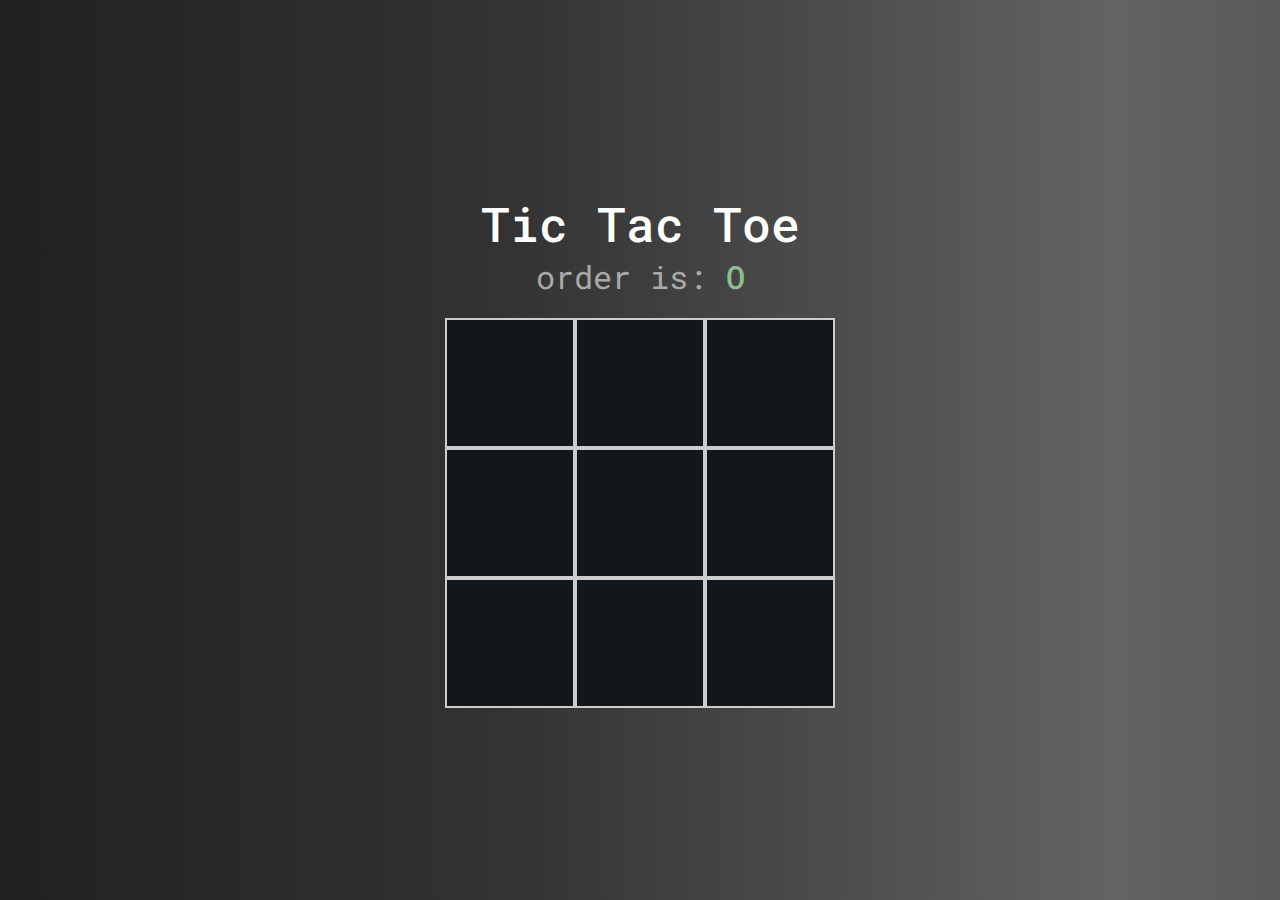
<file: index.html>
<!DOCTYPE html>
<html lang="en">

<head>
    <meta charset="UTF-8">
    <meta http-equiv="X-UA-Compatible" content="IE=edge">
    <meta name="viewport" content="width=device-width, initial-scale=1.0">
    <title>Tic Tac Toe</title>
    <link rel="stylesheet" href="./css/style.css">
</head>

<body>
    <section>
        <h1>Tic Tac Toe</h1>
        <div id="player">order is: <span></span></div>
        <div id="container">
            <div class="orders" id="order0" title="0"></div>
            <div class="orders" id="order1" title="1"></div>
            <div class="orders" id="order2" title="2"></div>
            <div class="orders" id="order3" title="3"></div>
            <div class="orders" id="order4" title="4"></div>
            <div class="orders" id="order5" title="5"></div>
            <div class="orders" id="order6" title="6"></div>
            <div class="orders" id="order7" title="7"></div>
            <div class="orders" id="order8" title="8"></div>
        </div>
    </section>
    <script src="./js/app.js"></script>
</body>

</html>
<!-- 
    Ehtimallar:
    7,  8,  9
    3,  6,  9
    3,  5,  7
    4,  5,  6
    2,  5,  8 
 -->
</file>
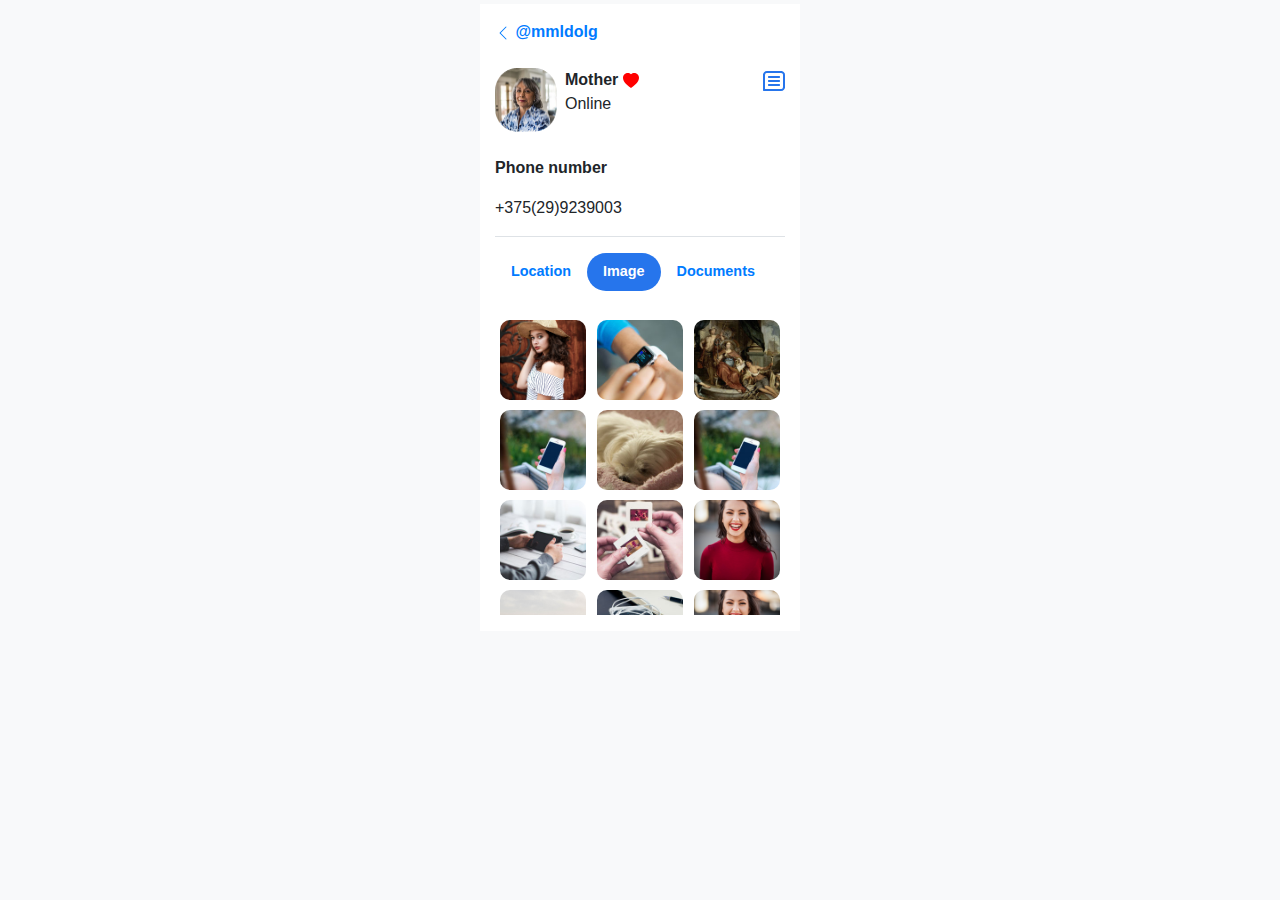
<file: telegram_mobile/index.html>
<!doctype html>
<html lang="en">

<head>
    <!-- Required meta tags -->
    <meta charset="utf-8">
    <meta name="viewport" content="width=device-width, initial-scale=1, shrink-to-fit=no">

    <!-- Bootstrap CSS -->
    <link rel="stylesheet" href="https://stackpath.bootstrapcdn.com/bootstrap/4.5.2/css/bootstrap.min.css">
    <link rel="stylesheet" href="css/style.css">

    <title>telegram</title>
</head>

<body class="bg-light">
    <div class="col-md-5 col-lg-3 col-8  mx-auto mt-1 py-3 bg-white ">
        <a class="font-weight-bold" href="index_4.html">
            <svg width="1em" height="1em" viewBox="0 0 16 16" class="bi bi-chevron-left" fill="currentColor" xmlns="http://www.w3.org/2000/svg">
                <path fill-rule="evenodd"
                    d="M11.354 1.646a.5.5 0 0 1 0 .708L5.707 8l5.647 5.646a.5.5 0 0 1-.708.708l-6-6a.5.5 0 0 1 0-.708l6-6a.5.5 0 0 1 .708 0z" />
            </svg> @mmldolg
        </a>
        <div class="justify py-4 d-flex">
            <div class="d-flex" class="img">
                <img src="img/Rectangle 9.png" alt="">
                <div class="px-2">
                    <p class="m-0 font-weight-bold">Mother <svg style="color: red;" width="1em" height="1em" viewBox="0 0 16 16" class="bi bi-heart-fill" fill="currentColor" xmlns="http://www.w3.org/2000/svg">
                        <path fill-rule="evenodd"
                            d="M8 1.314C12.438-3.248 23.534 4.735 8 15-7.534 4.736 3.562-3.248 8 1.314z" />
                    </svg></p>
                    <p>Online</p>
                </div>
            </div>
            <div class="">
                <a href="#">
                    <img src="img/Chat.png" alt="">
                </a>
            </div>
        </div>
        <p class="font-weight-bold">
            Phone number
        </p>
        <p class="border-bottom pb-3">
            +375(29)9239003
        </p>
        <ul class="nav border-0 font-size-9 font-weight-bold">
            <li class="nav-item"><a href="#" class=" nav-link">Location</a></li>
            <li class="nav-item"><a href="" class="active-telegram nav-link">Image</a></li>
            <li class="nav-item"><a href="" class="nav-link">Documents</a></li>
        </ul>
        <div id="gallery" class="gallery mt-4">
            <div class="item">
                <a href="#">
                    <img src="img/pic1.jpg" alt="">
                </a>
            </div>
            <div class="item">
                <a href="#">
                    <img src="img/pic9.jpg" alt="">
                </a>
            </div>
            <div class="item">
                <a href="#">
                    <img src="img/pic10.jpg" alt="">
                </a>
            </div>
            <div class="item">
                <a href="#">
                    <img src="img/pic7.jpg" alt="">
                </a>
            </div>
            <div class="item">
                <a href="#">
                    <img src="img/pic8.jpg" alt="">
                </a>
            </div>
            <div class="item">
                <a href="#">
                    <img src="img/pic7.jpg" alt="">
                </a>
            </div>
            <div class="item">
                <a href="#">
                    <img src="img/pic6.jpg" alt="">
                </a>
            </div>
            <div class="item">
                <a href="#">
                    <img src="img/pic5.jpg" alt="">
                </a>
            </div>
            <div class="item">
                <a href="#">
                    <img src="img/pic2.jpg" alt="">
                </a>
            </div>
            <div class="item">
                <a href="#">
                    <img src="img/pic3.jpg" alt="">
                </a>
            </div>
            <div class="item">
                <a href="#">
                    <img src="img/pic4.jpg" alt="">
                </a>
            </div>
            <div class="item">
                <a href="#">
                    <img src="img/pic2.jpg" alt="">
                </a>
            </div>
        </div>
    </div>


    <script>
        let gallery = document.querySelector('#gallery');
        gallery.addEventListener('mouseover', function() {
            gallery.style.overflow = "auto";
        })
        gallery.addEventListener('mouseout', function() {
            gallery.style.overflow = "hidden";
        })
    </script>
</body>

</html>
</file>
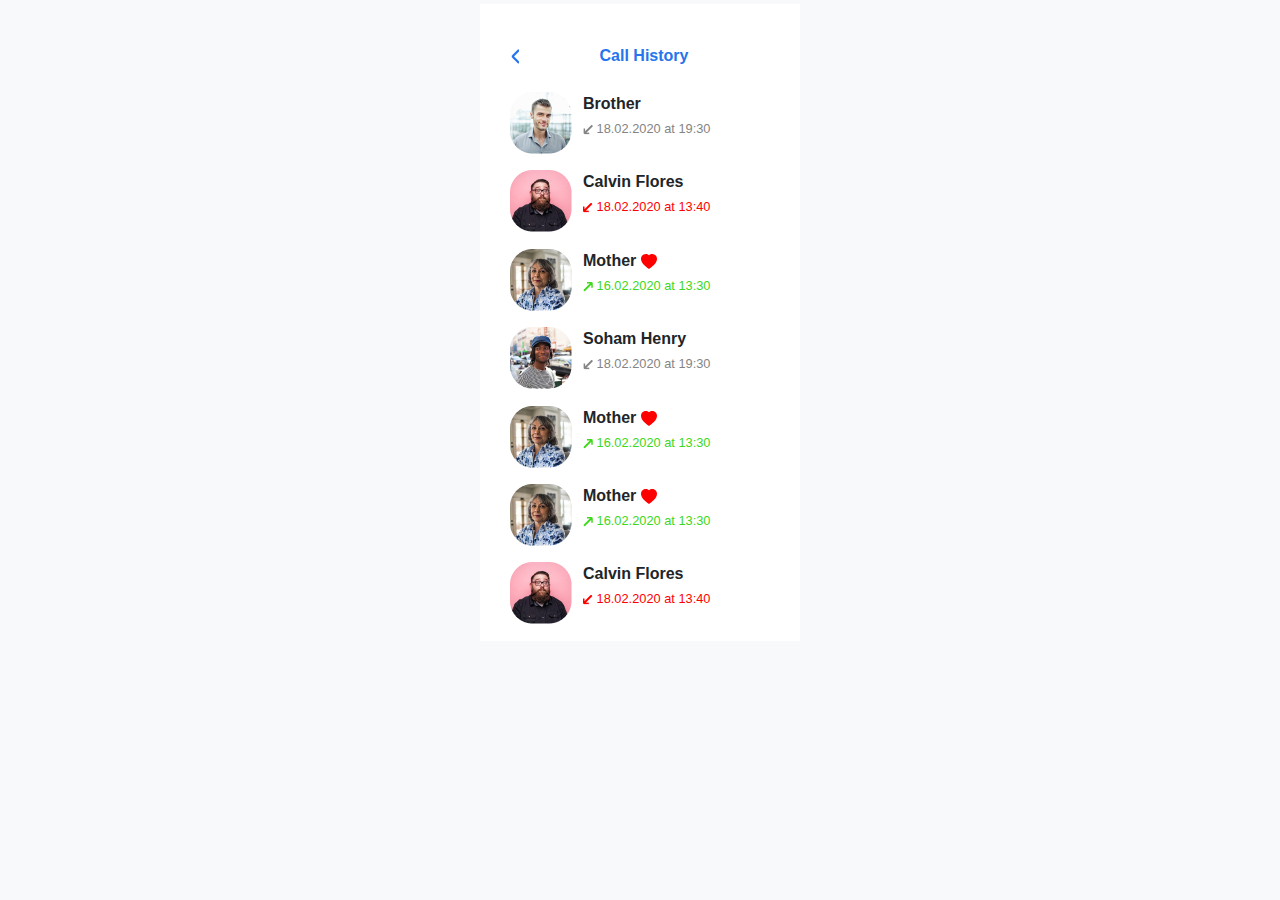
<file: telegram_mobile/call.html>
<!doctype html>
<html lang="en">

<head>
    <!-- Required meta tags -->
    <meta charset="utf-8">
    <meta name="viewport" content="width=device-width, initial-scale=1, shrink-to-fit=no">

    <!-- Bootstrap CSS -->
    <link rel="stylesheet" href="https://stackpath.bootstrapcdn.com/bootstrap/4.5.2/css/bootstrap.min.css">
    <link rel="stylesheet" href="css/style.css">

    <title>telegram</title>
</head>

<body class="bg-light">
    <div class="col-md-5 col-lg-3 col-8 mx-auto mt-1 pt-3 pb-2 bg-white " style="position: relative;
    overflow: hidden;">
        <nav class="navbar navbar-expand navbar-light mt-3 mb-2 bg-faded">
            <a id="telegram" style="color: #2675EC;"  href="index_3.html">
                <img src="img/back_2.png" alt="">
            </a>
            <p style="color: #2675EC;" class="font-weight-bold my-0 mx-auto">Call History</p>
        
        </nav>


        <div class=" mt-1">
            <div class="col border_bottom py-2 d-flex">
                <div class="w-25">
                    <img src="img/brother.png" alt="">
                </div>
                <a href="#" style="color: inherit;" class="hover-none">
                    <div class="pl-2 w-55">
                        <p class="m-0 font-weight-bold">
                            Brother
                        </p>
                        <small>
                            <img src="img/leftbottom.png" alt="">
                            <span style="color: #848484;">18.02.2020 at 19:30</span>
                        </small>
                    </div>
                </a>
            </div>
            <div class="col border_bottom py-2 d-flex">
                <div class="w-25" style="position: relative;">
                    <img src="img/calvin.png" alt="">
                </div>
                <a href="#" style="color: inherit;" class="hover-none">
                    <div class="pl-2 w-55">
                        <p class="m-0 font-weight-bold">
                            Calvin Flores
                        </p>
                        <small>
                            <img src="img/leftbottom2.png" alt="">
                            <span style="color: #FF0000;">18.02.2020 at 13:40</span>
                        </small>
                    </div>
                </a>
            </div>
            <div class="col border_bottom py-2 d-flex">
                <div class="w-25">
                    <img src="img/kl.png" alt="">
                </div>
                <a href="#" style="color: inherit;" class="hover-none">
                    <div class="pl-2 w-55">
                        <p class="m-0 font-weight-bold">
                            Mother<svg style="color: red;margin-left: 5px;" width="1em" height="1em" viewBox="0 0 16 16"
                            class="bi bi-heart-fill" fill="currentColor" xmlns="http://www.w3.org/2000/svg">
                            <path fill-rule="evenodd"
                                d="M8 1.314C12.438-3.248 23.534 4.735 8 15-7.534 4.736 3.562-3.248 8 1.314z" />
                        </svg>
                        </p>
                        <small>
                            <img src="img/topright.png" alt="">
                            <span  style="color: #40D81A;">16.02.2020 at 13:30</span>
                        </small>
                    </div>
                </a>
            </div>
            <div class="col border_bottom py-2 d-flex">
                <div class="w-25">
                    <img src="img/Rectangle 8_4.png" alt="">
                </div>
                <a href="#" style="color: inherit;" class="hover-none">
                    <div class="pl-2 w-55">
                        <p class="m-0 font-weight-bold">
                            Soham Henry
                        </p>
                        <small>
                            <img src="img/leftbottom.png" alt="">
                            <span style="color: #848484;">18.02.2020 at 19:30</span>
                        </small>
                    </div>
                </a>
            </div>
            <div class="col border_bottom py-2 d-flex">
                <div class="w-25" style="position: relative;">
                    <img src="img/Rectangle 8_5.png" alt="">
                </div>
                <a href="index_4.html" style="color: inherit;" class="hover-none">
                    <div class="pl-2 w-55">
                        <p class="m-0 font-weight-bold">
                            Mother <svg style="color: red;" width="1em" height="1em" viewBox="0 0 16 16"
                                class="bi bi-heart-fill" fill="currentColor" xmlns="http://www.w3.org/2000/svg">
                                <path fill-rule="evenodd"
                                    d="M8 1.314C12.438-3.248 23.534 4.735 8 15-7.534 4.736 3.562-3.248 8 1.314z" />
                            </svg>
                        </p>
                        <small>
                            <img src="img/topright.png" alt="">
                            <span  style="color: #40D81A;">16.02.2020 at 13:30</span>
                        </small>
                    </div>
                </a>
            </div>
            <div class="col border_bottom py-2 d-flex">
                <div class="w-25" style="position: relative;">
                    <img src="img/Rectangle 8_5.png" alt="">
                </div>
                <a href="index_4.html" style="color: inherit;" class="hover-none">
                    <div class="pl-2 w-55">
                        <p class="m-0 font-weight-bold">
                            Mother <svg style="color: red;" width="1em" height="1em" viewBox="0 0 16 16"
                                class="bi bi-heart-fill" fill="currentColor" xmlns="http://www.w3.org/2000/svg">
                                <path fill-rule="evenodd"
                                    d="M8 1.314C12.438-3.248 23.534 4.735 8 15-7.534 4.736 3.562-3.248 8 1.314z" />
                            </svg>
                        </p>
                        <small>
                            <img src="img/topright.png" alt="">
                            <span  style="color: #40D81A;">16.02.2020 at 13:30</span>
                        </small>
                    </div>
                </a>
            </div>
            <div class="col border_bottom py-2 d-flex">
                <div class="w-25" style="position: relative;">
                    <img src="img/calvin.png" alt="">
                </div>
                <a href="#" style="color: inherit;" class="hover-none">
                    <div class="pl-2 w-55">
                        <p class="m-0 font-weight-bold">
                            Calvin Flores
                        </p>
                        <small>
                            <img src="img/leftbottom2.png" alt="">
                            <span  style="color: #FF0000;">18.02.2020 at 13:40</span>
                        </small>
                    </div>
                </a>
            </div>
        </div>
    </div>
</body>

</html>
</file>
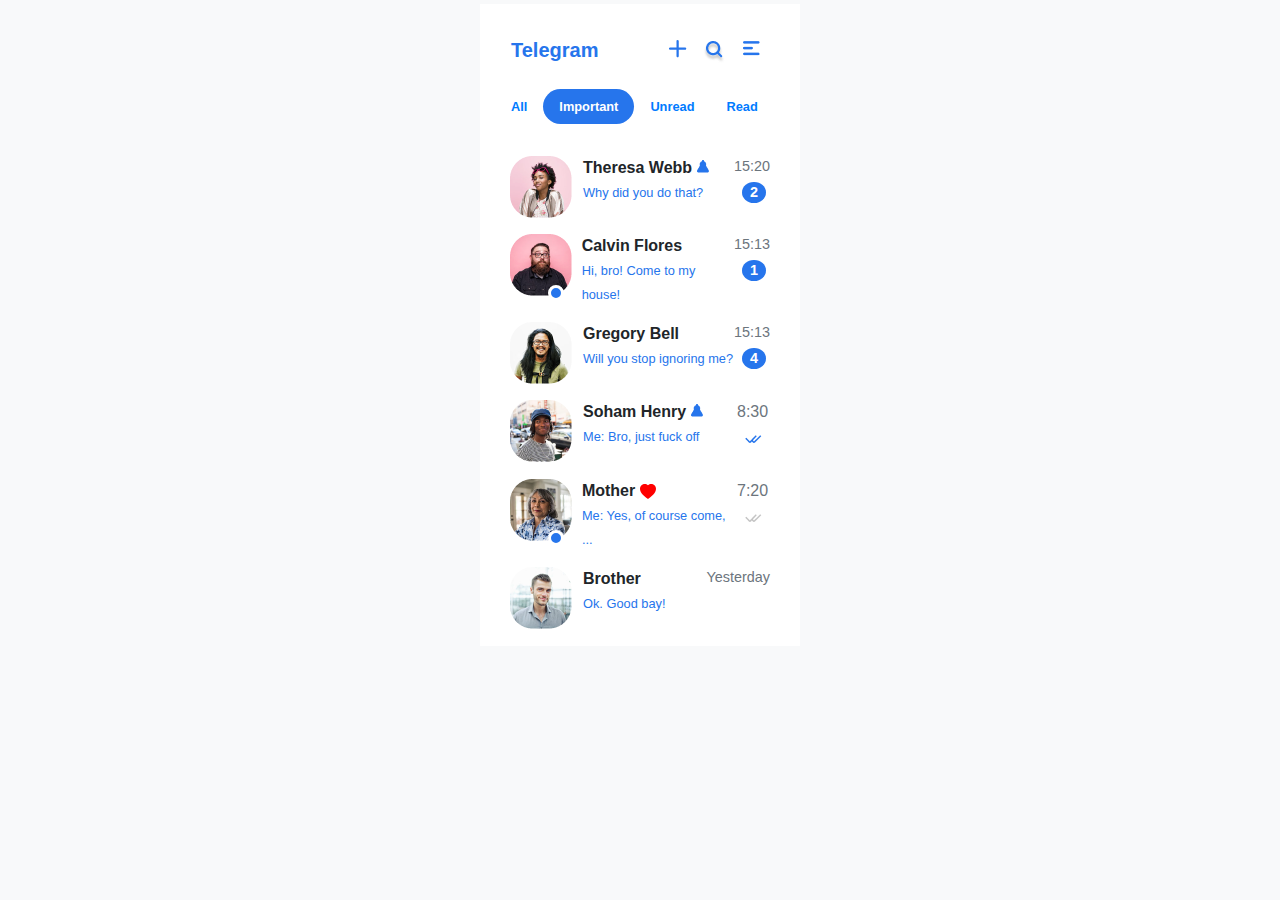
<file: telegram_mobile/index_3.html>
<!doctype html>
<html lang="en">

<head>
    <!-- Required meta tags -->
    <meta charset="utf-8">
    <meta name="viewport" content="width=device-width, initial-scale=1, shrink-to-fit=no">

    <!-- Bootstrap CSS -->
    <link rel="stylesheet" href="https://stackpath.bootstrapcdn.com/bootstrap/4.5.2/css/bootstrap.min.css">
    <link rel="stylesheet" href="css/style.css">

    <title>telegram</title>
</head>

<body class="bg-light">
    <div class="col-md-5 col-lg-3 col-8 mx-auto mt-1 pt-3 pb-2 bg-white " style="position: relative;
    overflow: hidden;">
        <div id="opened-menu" class="p-4 opened-menu border">
            <div class="p-3 row">
                <a class="col-1" id="back" href="#">
                    <div>
                        <img src="img/back.png" alt="">
                    </div>
                </a>
                <a class="col-1 ml-auto" href="#">
                    <div>
                        <img src="img/Settings.png" alt="">
                    </div>
                </a>
            </div>
            <div class="d-flex p-3">
                <div class="img">
                    <a href="#">
                        <img src="img/Rectangle 8.png" alt="">
                    </a>
                </div>
                <a href="index_2.html" class="h6 p-2 pl-3">
                    Gloria Mckinney
                </a>
            </div>
            <ul class="p-2 mt-2 list-unstyled">
                <li>
                    <a class="d-flex" href="#">
                        <div class="col-2 p-0">
                            <img src="img/Contacts.png" alt="">
                        </div>
                        <p class="pl-3 ">Contacts</p>
                    </a>
                </li>
                <li>
                    <a class="d-flex" href="call.html">
                        <div class="col-2 p-0">
                            <img src="img/calll.png" alt="">
                        </div>
                        <p class="pl-3 ">Calls</p>
                    </a>
                </li>
                <li>
                    <a class="d-flex" href="#">
                        <div class="col-2 p-0">
                            <img class="pl-1" src="img/Rectangle 37.png" alt="">
                        </div>
                        <p class="pl-3">Save messages</p>
                    </a>
                </li>
                <li>
                    <a class="d-flex" href="#">
                        <div class="col-2 p-0">
                            <img class="pl-1" src="img/Invite friends.png" alt="">
                        </div>
                        <p class="pl-3">Invite Friends</p>
                    </a>
                </li>
                <li>
                    <a class="d-flex" href="#">
                        <div class="col-2 p-0">
                            <img class="pl-1" src="img/FAQ.png" alt="">
                        </div>
                        <p class="pl-3">Telegram FAQ</p>
                    </a>
                </li>
            </ul>
        </div>
        <nav class="navbar navbar-expand navbar-light bg-faded">
            <a id="telegram" style="color: #2675EC;" class="font-weight-bold navbar-brand" href="#">Telegram</a>
            <ul id="headTgrm" class="list-unstyled telegram-header px-3 m-0 d-none">
                <li class="p-1 mr-3">
                    <a href="#">
                        <img src="img/New group.png" alt="">
                    </a>
                </li>
                <li class="p-1 mr-3">
                    <a href="#">
                        <img src="img/Castle. Secret chat.png" alt="">
                    </a>
                </li>
                <li class="p-1">
                    <a href="#">
                        <img src="img/New channel.png" alt="">
                    </a>
                </li>
            </ul>
            <ul class="navbar-nav ml-auto mt-lg-0">
                <li class="nav-item active">
                    <a class="nav-link" href="#">
                        <img src="img/Plus.png" alt="">
                    </a>
                </li>
                <li class="mt-1 nav-item">
                    <a class="nav-link" href="#">
                        <img src="img/Search.png" alt="">
                    </a>
                </li>
                <li class="nav-item">
                    <a class="nav-link" id="menu-btn" href="#">
                        <img src="img/Menu.png" alt="">
                    </a>
                </li>
            </ul>
        </nav>

        <ul class=" nav border-0 font-size-8 mt-2 mb-4 mx-0 px-0 scroll font-weight-bold">
            <li class="nav-item"><a href="#" class=" nav-link">All</a></li>
            <li class="nav-item"><a href="" class="active-telegram nav-link">Important</a></li>
            <li class="nav-item"><a href="" class="nav-link">Unread</a></li>
            <li class="nav-item"><a href="" class="nav-link">Read</a></li>
        </ul>

        <div class=" mt-2">
            <div class="col border_bottom py-2 d-flex">
                <div class="w-25">
                    <img src="img/Rectangle 3.png" alt="">
                </div>
                <a href="#" style="color: inherit;" class="hover-none">
                    <div class="pl-2 w-55">
                        <p class="m-0 font-weight-bold">
                            Theresa Webb
                            <img src="img/Union_2.png" class="mb-1" alt="">
                        </p>
                        <small style="color: #2675EC;">Why did you do that?</small>
                    </div>
                </a>
                <div class="ml-auto w-20">
                    <p class="font-size-9 text-muted m-0">15:20</p>
                    <div style="background-color: #2675EC;border-radius: 50%;color: #fff;font-weight: bold;"
                        class="ml-2 mt-1  px-2 font-size-9 d-inline-block">2</div>
                </div>
            </div>
            <div class="col border_bottom py-2 d-flex">
                <div class="w-25" style="position: relative;">
                    <img src="img/Rectangle 8.png" alt="">
                    <div class="after"></div>
                </div>
                <a href="#" style="color: inherit;" class="hover-none">
                    <div class="pl-2 w-55">
                        <p class="m-0 font-weight-bold">
                            Calvin Flores
                        </p>
                        <small style="color: #2675EC;">Hi, bro! Come to my house!</small>
                    </div>
                </a>
                <div class="ml-auto w-20">
                    <p class="font-size-9 text-muted m-0">15:13</p>
                    <div style="background-color: #2675EC;border-radius: 50%;color: #fff;font-weight: bold;"
                        class="ml-2 mt-1  px-2 font-size-9 d-inline-block">1</div>
                </div>
            </div>
            <div class="col border_bottom py-2 d-flex">
                <div class="w-25">
                    <img src="img/Rectangle 8_2.png" alt="">
                </div>
                <a href="#" style="color: inherit;" class="hover-none">
                    <div class="pl-2 w-55">
                        <p class="m-0 font-weight-bold">
                            Gregory Bell
                        </p>
                        <small style="color: #2675EC;">Will you stop ignoring me?</small>
                    </div>
                </a>
                <div class="ml-auto w-20">
                    <p class="font-size-9 text-muted m-0">15:13</p>
                    <div style="background-color: #2675EC;border-radius: 50%;color: #fff;font-weight: bold;"
                        class="ml-2 mt-1  px-2 font-size-9 d-inline-block">4</div>
                </div>
            </div>
            <div class="col border_bottom py-2 d-flex">
                <div class="w-25">
                    <img src="img/Rectangle 8_4.png" alt="">
                </div>
                <a href="#" style="color: inherit;" class="hover-none">
                    <div class="pl-2 w-55">
                        <p class="m-0 font-weight-bold">
                            Soham Henry
                            <img src="img/Union_2.png" class="mb-1" alt="">
                        </p>
                        <small style="color: #2675EC;">Me: Bro, just fuck off</small>
                    </div>
                </a>
                <div class="ml-auto w-20">
                    <p class=" text-muted m-0">8:30</p>
                    <div class=" mt-1  px-2 font-size-9 d-inline-block">
                        <img src="img/View message.png" alt="">
                    </div>
                </div>
            </div>
            <div class="col border_bottom py-2 d-flex">
                <div class="w-25" style="position: relative;">
                    <img src="img/Rectangle 8_5.png" alt="">
                    <div class="after"></div>
                </div>
                <a href="index_4.html" style="color: inherit;" class="hover-none">
                    <div class="pl-2 w-55">
                        <p class="m-0 font-weight-bold">
                            Mother <svg style="color: red;" width="1em" height="1em" viewBox="0 0 16 16"
                                class="bi bi-heart-fill" fill="currentColor" xmlns="http://www.w3.org/2000/svg">
                                <path fill-rule="evenodd"
                                    d="M8 1.314C12.438-3.248 23.534 4.735 8 15-7.534 4.736 3.562-3.248 8 1.314z" />
                            </svg>
                        </p>
                        <small style="color: #2675EC;">Me: Yes, of course come, ...</small>
                    </div>
                </a>
                <div class="ml-auto w-20">
                    <p class=" text-muted m-0">7:20</p>
                    <div class=" mt-1  px-2 font-size-9 d-inline-block">
                        <img src="img/- View message.png" alt="">
                    </div>
                </div>
            </div>
            <div class="col border_bottom py-2 d-flex">
                <div class="w-25">
                    <img src="img/Rectangle 8_6.png" alt="">
                </div>
                <a href="#" style="color: inherit;" class="hover-none">
                    <div class="pl-2 w-55">
                        <p class="m-0 font-weight-bold">
                            Brother
                        </p>
                        <small style="color: #2675EC;">Ok. Good bay!</small>
                    </div>
                </a>
                <div class="ml-auto w-20">
                    <p class="font-size-9 text-muted m-0">Yesterday</p>
                </div>
            </div>
        </div>
    </div>
    <script>
        let menu = document.querySelector('#menu-btn');
        let opened = document.querySelector('#opened-menu');
        menu.addEventListener('click', function (a) {
            a.preventDefault();
            opened.style.right = "0";
            opened.style.top = "0";
        })
        let back = document.querySelector('#back');
        back.addEventListener('click', function () {
            opened.style.right = "-80%"
        })
    </script>
    <script>
        var headTgrm = document.querySelector("#headTgrm");
        var telegram = document.querySelector("#telegram");
        telegram.addEventListener("click",function(a){
            a.preventDefault();
            headTgrm.classList.remove("d-none");
            headTgrm.classList.add("d-flex");
            telegram.classList.add ("d-none");
        })
        headTgrm.addEventListener("mouseleave",function(){
            
            headTgrm.classList.remove("d-flex");
            headTgrm.classList.add("d-none");
            telegram.classList.remove("d-none");
        })
    </script>
</body>

</html>
</file>
<file: css/style.css>
@import url('https://fonts.googleapis.com/css2?family=Roboto+Mono:wght@200;300;400;500&family=Spartan:wght@500&display=swap');
* {
    margin: 0;
    padding: 0;
    box-sizing: border-box;
    font-family: 'Roboto Mono', monospace;
}

body {
    min-height: 100vh;
    background: rgb(33, 33, 33);
    background: linear-gradient(90deg, rgba(33, 33, 33, 1) 0%, rgba(51, 51, 51, 1) 40%, rgba(99, 99, 99, 1) 87%, rgba(90, 90, 90, 1) 100%);
    display: flex;
    align-items: center;
    justify-content: center;
}

section {
    display: flex;
    flex-direction: column;
    align-items: center;
    justify-content: center;
}

h1 {
    font-size: 3rem;
    color: #fff;
    font-weight: 500;
}

#player {
    font-size: 2rem;
    color: darkgrey;
    font-weight: 400;
    margin-bottom: 20px;
}

#player span {
    color: darkseagreen;
    font-weight: 500;
}

#container {
    display: grid;
    grid-template-columns: repeat(3, 1fr);
}

#container div {
    width: 130px;
    height: 130px;
    border: 2px solid #ccc;
    background: #12171b;
    cursor: pointer;
    display: flex;
    justify-content: center;
    align-items: center;
    font-size: 4rem;
    padding-top: 20px;
    font-weight: 400;
    font-family: 'Spartan', sans-serif;
    color: teal;
}

@media only screen and (max-width:400px) {
    #container div {
        width: 100px !important;
        height: 100px !important;
    }
}
</file>
<file: telegram_mobile/css/style.css>
* {
    margin: 0;
    padding: 0;
    box-sizing: border-box;
}

.justify {
    justify-content: space-between;
}

.active-telegram {
    background-color: #2675EC;
    color: #fff;
    border-radius: 20px !important;
}

.active-telegram:hover {
    color: white;
}

.gallery {
    width: 100%;
    height: 300px;
    justify-content: space-between;
    display: flex;
    flex-wrap: wrap;
    overflow: hidden;
}

.gallery .item {
    width: 33%;
    height: 90px;
    padding: 5px;
}

.item img {
    width: 100%;
    object-fit: cover;
    height: 100%;
    border-radius: 10px;
}

.font-size-9 {
    font-size: .9rem;
}

.text-dark {
    font-size: .9rem;
    color: #131313;
}

.hover-none:hover {
    text-decoration: none;
}

.after {
    padding: 5px;
    background-color: #2675EC;
    position: absolute;
    bottom: 5px;
    right: 10px;
    border-radius: 50%;
    border: 3px solid #fff;
}

.border_bottom {
    transition: .6s;
}

.border_bottom:hover {
    border-right: 1px solid rgb(189, 188, 188);
    border-left: 1px solid rgb(189, 188, 188);
}

.opened-menu {
    position: absolute;
    width: 80%;
    height: 100%;
    background-color: rgb(255, 254, 254);
    z-index: 2;
    right: -80%;
    transition-duration: 1s;
    top: 0;
    border-top-left-radius: 20px;
    border-bottom-left-radius: 20px;
}

.font-size-8 {
    font-size: .8rem;
}

.messages {
    height: 65vh;
    overflow-x: hidden !important;
    overflow: hidden;
    scroll-padding-bottom: 20px;
}

.message-border-radius-right {
    background-color: #F6F6F6;
    border-radius: 20px;
    border-top-right-radius: 7px;
    border-bottom-right-radius: 20px;
    border-bottom-left-radius: 20px;
    border-top-left-radius: 20px;
}

.message-border-radius-left {
    background-color: #2675EC;
    border-top-right-radius: 20px;
    border-bottom-right-radius: 20px;
    border-bottom-left-radius: 7px;
    border-top-left-radius: 7px;
}

.message-border-radius-left:first-child {
    border-top-left-radius: 20px;
}

.message-border-radius-left:last-child {
    border-bottom-left-radius: 20px;
}

.odd-border-left {
    border-bottom-left-radius: 7px !important;
}

.position-absolute {
    position: absolute;
    bottom: 0;
    right: 0;
    background-color: white;
}

.message-input {
    border-radius: 10px;
    border: 0;
    outline: none;
}

.message-input::placeholder {
    font-size: .9rem;
}

.absolute-icons {
    position: absolute;
    right: 20%;
    top: 50%;
    transform: translate(-50%, -50%);
}

.absolute-icons.first {
    right: 25%;
}

.absolute-icons.second {
    right: 15%;
}

.absolute-icons.third {
    right: 5%;
}

.opened-bar {
    position: absolute;
    right: 1rem;
    top: 2rem;
    background-color: #2675EC;
    border-radius: 20px;
    border-top-right-radius: 10px;
    color: white;
    z-index: -100;
}

.opened-bar a {
    color: inherit;
}

.opened-bar a:hover {
    text-decoration: none;
}

#myInput {
    padding-right: 7rem !important;
}

.icon-bar {
    bottom: -100px;
    transition: .5s;
}

.icon-bar ul {
    justify-content: space-evenly;
}

.icon-bar ul li {
    text-align: center;
}

.images-bar {
    height: 45vh;
    bottom: -300px;
    transition: .6s;
}

.images-bar .d-flex {
    justify-content: space-between;
}

.scroll {
    height: 100%;
}

.bg-different {
    opacity: .5;
}

.iamgeSend,
#icon {
    cursor: pointer;
}

.telegram-header {
    background-color: #2675EC;
    border-radius: 20px;
}

@media screen and (min-width:768px) {
    * {}
}
</file>
